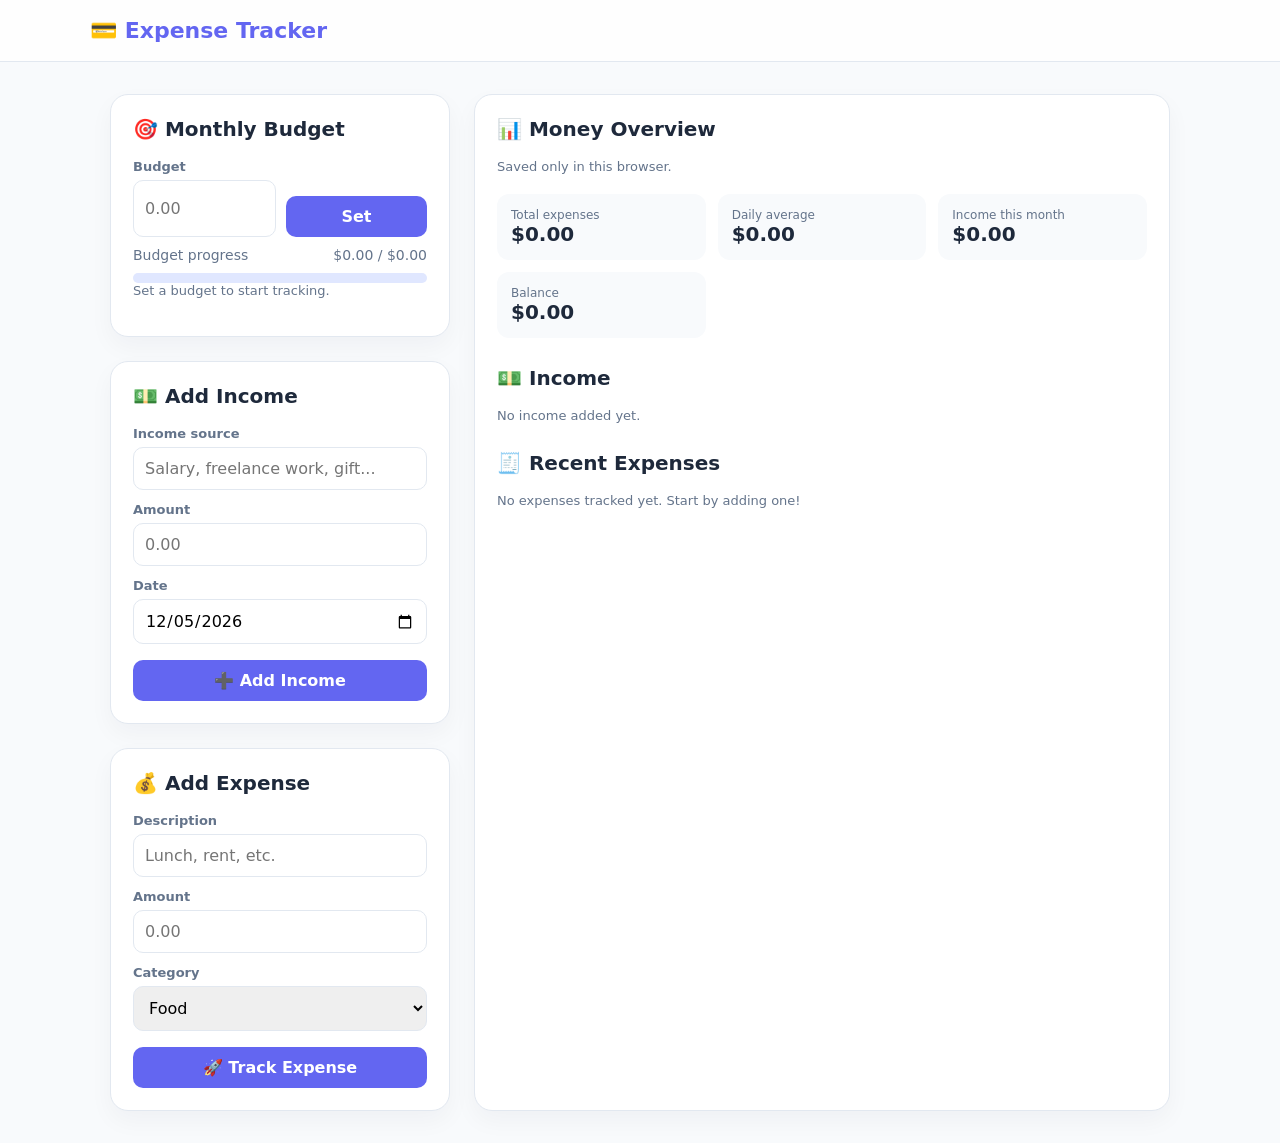
<file: docs/index.html>
<!doctype html>
<html lang="en">
<head>
  <meta charset="utf-8">
  <meta name="viewport" content="width=device-width, initial-scale=1">
  <title>Expense Tracker</title>
  <style>
    :root{--p:#6366f1;--bg:#f8fafc;--card:#fff;--text:#1e293b;--muted:#64748b;--line:#e2e8f0;--danger:#ef4444}
    *{box-sizing:border-box}body{margin:0;background:var(--bg);color:var(--text);font:16px Inter,system-ui,sans-serif}
    nav{padding:18px max(24px,calc((100vw - 1100px)/2));background:#ffffffdd;border-bottom:1px solid var(--line);font-size:22px;font-weight:800;color:var(--p)}
    main{max-width:1100px;margin:32px auto;padding:0 20px;display:grid;grid-template-columns:340px 1fr;gap:24px}.card{background:var(--card);border:1px solid var(--line);border-radius:18px;padding:22px;box-shadow:0 10px 24px #0f172a0a}
    h2{margin:0 0 18px;font-size:20px}label{display:block;margin:12px 0 6px;font-size:13px;color:var(--muted);font-weight:700}input,select,button{font:inherit;border-radius:10px;padding:11px;border:1px solid var(--line);width:100%}button{border:0;background:var(--p);color:white;font-weight:700;cursor:pointer;margin-top:16px}.row{display:flex;gap:10px}.row>*{flex:1}
    .progress{height:10px;border-radius:99px;background:#e0e7ff;overflow:hidden}.bar{height:100%;background:var(--p);width:0}.budget-line{display:flex;justify-content:space-between;color:var(--muted);font-size:14px;margin:10px 0}.summary{display:grid;grid-template-columns:repeat(3,1fr);gap:12px;margin:20px 0}.summary div{padding:14px;border-radius:12px;background:#f8fafc}.summary span{display:block;color:var(--muted);font-size:12px}.summary strong{font-size:20px}.expense{display:flex;align-items:center;justify-content:space-between;padding:16px 0;border-bottom:1px solid var(--line)}.pill{font-size:12px;background:#e0e7ff;color:#4338ca;padding:5px 9px;border-radius:99px}.delete{background:none;color:var(--danger);padding:4px;width:auto;margin:0}
    .note{color:var(--muted);font-size:13px;margin:0 0 16px}@media(max-width:760px){main{grid-template-columns:1fr}.summary{grid-template-columns:1fr}}
  </style>
</head>
<body>
  <nav>💳 Expense Tracker</nav>
  <main>
    <section>
      <div class="card">
        <h2>🎯 Monthly Budget</h2>
        <form id="budgetForm"><label for="budget">Budget</label><div class="row"><input id="budget" type="number" min="0" step="0.01" placeholder="0.00"><button>Set</button></div></form>
        <div class="budget-line"><span>Budget progress</span><span id="budgetText">$0.00 / $0.00</span></div><div class="progress"><div class="bar" id="bar"></div></div><p class="note" id="remaining">Set a budget to start tracking.</p>
      </div>
      <div class="card" style="margin-top:24px"><h2>💵 Add Income</h2><form id="incomeForm"><label>Income source</label><input id="source" required placeholder="Salary, freelance work, gift..."><label>Amount</label><input id="incomeAmount" required type="number" min="0.01" step="0.01" placeholder="0.00"><label>Date</label><input id="incomeDate" required type="date"><button>➕ Add Income</button></form></div>
      <div class="card" style="margin-top:24px"><h2>💰 Add Expense</h2><form id="expenseForm"><label>Description</label><input id="description" required placeholder="Lunch, rent, etc."><label>Amount</label><input id="amount" required type="number" min="0.01" step="0.01" placeholder="0.00"><label>Category</label><select id="category"><option>Food</option><option>Transport</option><option>Bills</option><option>Entertainment</option><option>Other</option></select><button>🚀 Track Expense</button></form></div>
    </section>
    <section class="card"><h2>📊 Money Overview</h2><p class="note">Saved only in this browser.</p><div class="summary"><div><span>Total expenses</span><strong id="total">$0.00</strong></div><div><span>Daily average</span><strong id="average">$0.00</strong></div><div><span>Income this month</span><strong id="incomeTotal">$0.00</strong></div><div><span>Balance</span><strong id="balance">$0.00</strong></div></div><h2 style="margin-top:28px">💵 Income</h2><div id="incomeList"></div><h2 style="margin-top:28px">🧾 Recent Expenses</h2><div id="list"></div></section>
  </main>
  <script>
    const key='expense-tracker-demo-v1',state=JSON.parse(localStorage.getItem(key)||'{"budget":0,"items":[],"income":[]}');state.income=state.income||[];const money=n=>'$'+Number(n||0).toFixed(2),today=()=>new Date().toISOString().slice(0,10);
    function save(){localStorage.setItem(key,JSON.stringify(state))}function remove(kind,id){state[kind]=state[kind].filter(x=>x.id!=id);save();render()}
    function render(){const now=today().slice(0,7),total=state.items.reduce((n,x)=>n+x.amount,0),month=state.items.filter(x=>x.date.startsWith(now)).reduce((n,x)=>n+x.amount,0),income=state.income.filter(x=>x.date.startsWith(now)).reduce((n,x)=>n+x.amount,0),days=new Date().getDate();budget.value=state.budget||'';totalEl.textContent=money(total);average.textContent=money(month/days);incomeTotal.textContent=money(income);balance.textContent=money(income-month);budgetText.textContent=money(month)+' / '+money(state.budget);bar.style.width=Math.min(100,state.budget?month/state.budget*100:0)+'%';remaining.textContent=state.budget?(month<=state.budget?money(state.budget-month)+' left this month':'⚠️ Over budget by '+money(month-state.budget)):'Set a budget to start tracking.';list.innerHTML=state.items.length?state.items.map(x=>'<div class="expense"><div><strong>'+x.description+'</strong><br><small>'+x.date+'</small></div><div><span class="pill">'+x.category+'</span> <strong>-'+money(x.amount)+'</strong> <button class="delete expense-delete" data-id="'+x.id+'">×</button></div></div>').join(''):'<p class="note">No expenses tracked yet. Start by adding one!</p>';incomeList.innerHTML=state.income.length?state.income.map(x=>'<div class="expense"><div><strong>'+x.source+'</strong><br><small>'+x.date+'</small></div><div><strong>+'+money(x.amount)+'</strong> <button class="delete income-delete" data-id="'+x.id+'">×</button></div></div>').join(''):'<p class="note">No income added yet.</p>';document.querySelectorAll('.expense-delete').forEach(b=>b.onclick=()=>remove('items',b.dataset.id));document.querySelectorAll('.income-delete').forEach(b=>b.onclick=()=>remove('income',b.dataset.id))}
    const budget=document.querySelector('#budget'),totalEl=document.querySelector('#total'),average=document.querySelector('#average'),incomeTotal=document.querySelector('#incomeTotal'),balance=document.querySelector('#balance'),budgetText=document.querySelector('#budgetText'),bar=document.querySelector('#bar'),remaining=document.querySelector('#remaining'),list=document.querySelector('#list'),incomeList=document.querySelector('#incomeList');
    incomeDate.value=today();budgetForm.onsubmit=e=>{e.preventDefault();state.budget=Number(budget.value);save();render()};incomeForm.onsubmit=e=>{e.preventDefault();state.income.unshift({id:Date.now(),source:source.value.trim(),amount:Number(incomeAmount.value),date:incomeDate.value});e.target.reset();incomeDate.value=today();save();render()};expenseForm.onsubmit=e=>{e.preventDefault();state.items.unshift({id:Date.now(),description:description.value.trim(),amount:Number(amount.value),category:category.value,date:today()});e.target.reset();save();render()};render();
  </script>
</body>
</html>
</file>
